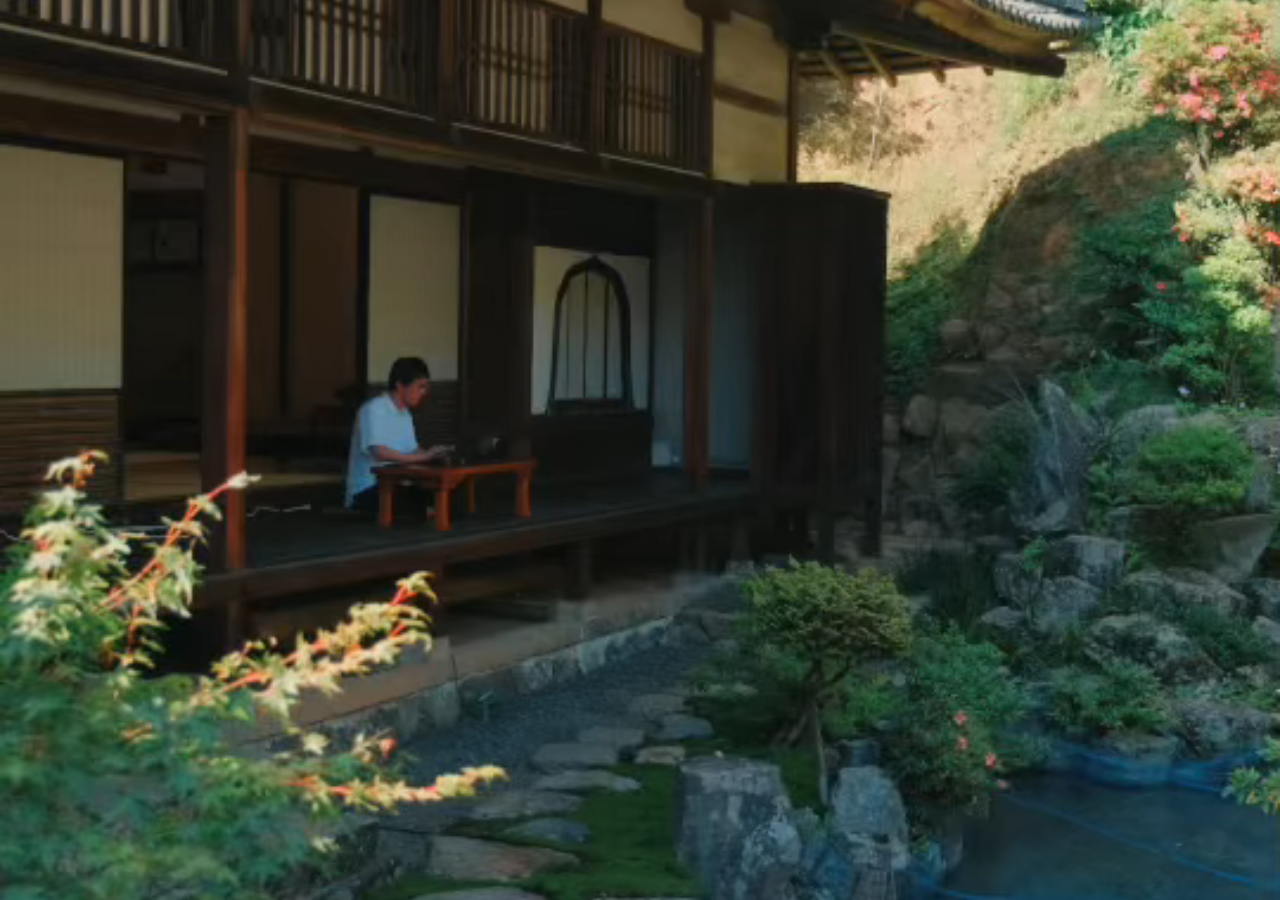
<file: index-image.html>
<!DOCTYPE html>
<html lang="en">
    <head>
        <meta charset="UTF-8">
        <meta http-equiv="X-UA-Compatible" content="IE=edge">
        <meta name="viewport" content="width=device-width, initial-scale=1.0">
        <title>Mohd Ammar - Links</title>
        <link rel="stylesheet" href="./index.css">
    </head>
    <body>
        <video autoplay muted loop playsinline>
            <source src="./images/bg.m4v" type="video/mp4; codecs=hvc1">
            <source src="./images/bg.webm" type="video/webm; codecs=vp9">
        </video>
        <main>
            <header>
                <img src="./images/mrammars-avatar.png">
                <h1>@mrammars</h1>
            </header>
            <ul>
                <li>
                    <a href="https://mrammars.github.io">
                    <img src="./images/homepage.svg" alt="Homepage" width="20">
                        Official Website
                    </a>
                </li>
                <li>
                    <a href="https://mrammars.github.io">
                    <img src="./images/youtube.svg" alt="Youtube" width="20">
                    YouTube
                    </a>
                </li>
                <li>
                    <a href="https://mrammars.github.io">
                    <img src="./images/twitter.svg" alt="Twitter" width="20">
                    Twitter
                    </a>
                </li>
                <li>
                    <a href="https://github.com/mrammars">
                    <img src="./images/github.svg" alt="Github" width="20">
                    GitHub
                    </a>
                </li>
            </ul>
        </main>
    </body>
</html>
</file>
<file: index.css>
body, html {
    margin: 0;
    padding: 0;
    font-family: 'Open Sans', sans-serif;
    color: #fff;
}

body {
background: url(./images/bg01.jpg) no-repeat center center fixed;
background-size: cover;
}

#vanta {
z-index: 0;
position: absolute;
left: 0;
top: 0;
width: 100%;
height: 100%;
}

video {
z-index: 0;
position: absolute;
left: 0;
top: 0;
width: 100%;
height: 100%;
object-fit: cover;
}

main {
position: relative;
opacity: 0;
filter: blur(10px);
transition: opacity 2s ease-in-out, filter 2s ease-in-out;
}

/* main.animated {
opacity: 0;
filter: blur(10px);
transition: opacity 2s ease-in-out, filter 2s ease-in-out;
} */

header {
margin-top: 3em;
text-align: center;
display: flex;
flex-direction: column;
align-items: center;
}

header > img {
width: 10em;
height: 10em;
border-radius: 100%;
border: 0.5px solid rgb(16, 135, 80);
box-shadow: rgb(28 32 93 / 24%) 0px 2px 8px 0px;
}

header > h1 {
display: inline-block;
font-size: 0.8em;
font-weight: bold;
border-radius: 1em;
background-color: #000a;
color: #fff;
padding: 0.3em 0.6em;
border: 1px solid #fffa;
backdrop-filter: blur(10px) saturate(160%) contrast(180%);
-webkit-backdrop-filter: blur(10px) saturate(160%) contrast(180%);
}

ul {
box-sizing: border-box;
list-style: none;
margin: 0 auto;
padding: 2em;
max-width: 480px;
}

ul > li {
background-color: #fffa;
backdrop-filter: blur(10px) saturate(160%) contrast(180%);
-webkit-backdrop-filter: blur(10px) saturate(160%) contrast(180%);
border-radius: 10em;
padding: 1em;
margin: 1.4em 0;
box-shadow: rgb(28 32 93 / 24%) 0px 2px 8px 0px;
}

ul > li > a {
display: flex;
flex-direction: row;
justify-content: center;
align-items: center;
gap: 0.5em;
}

a {
color: black;
text-decoration: none;
}
</file>
